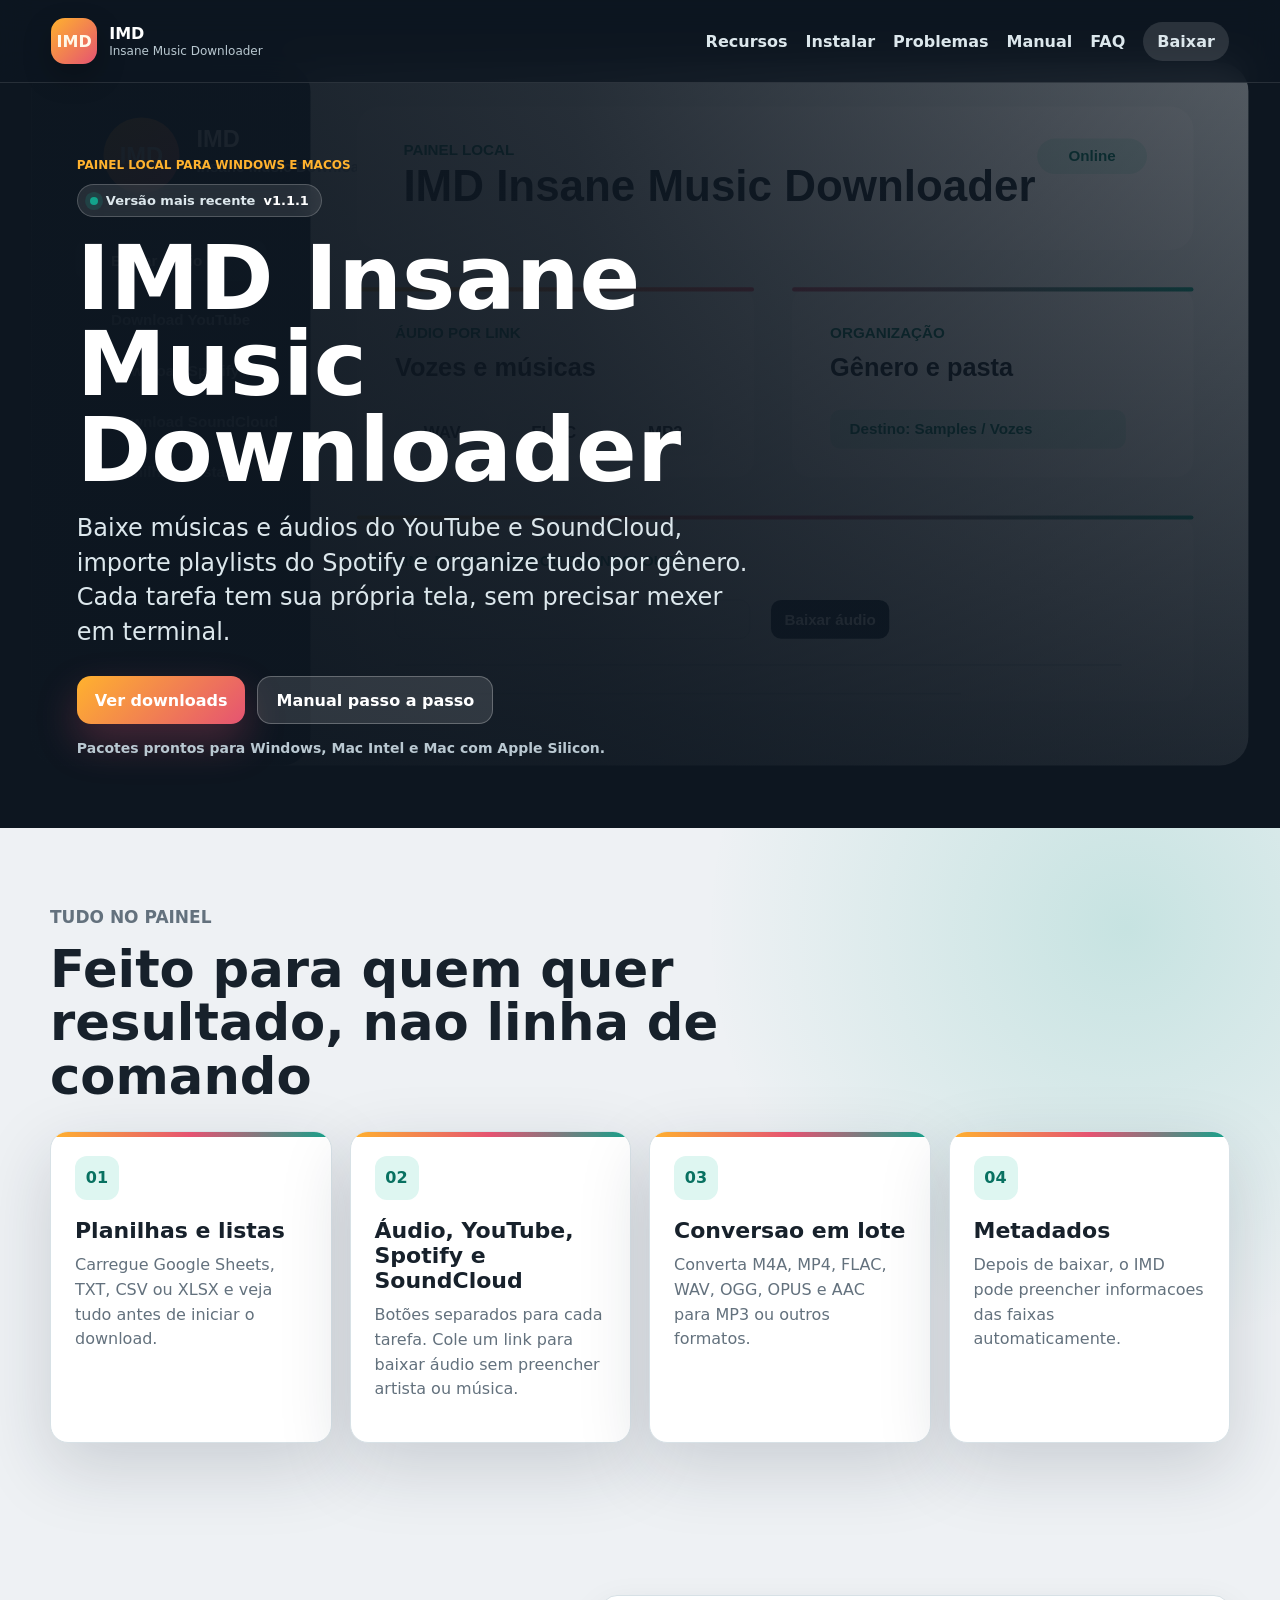
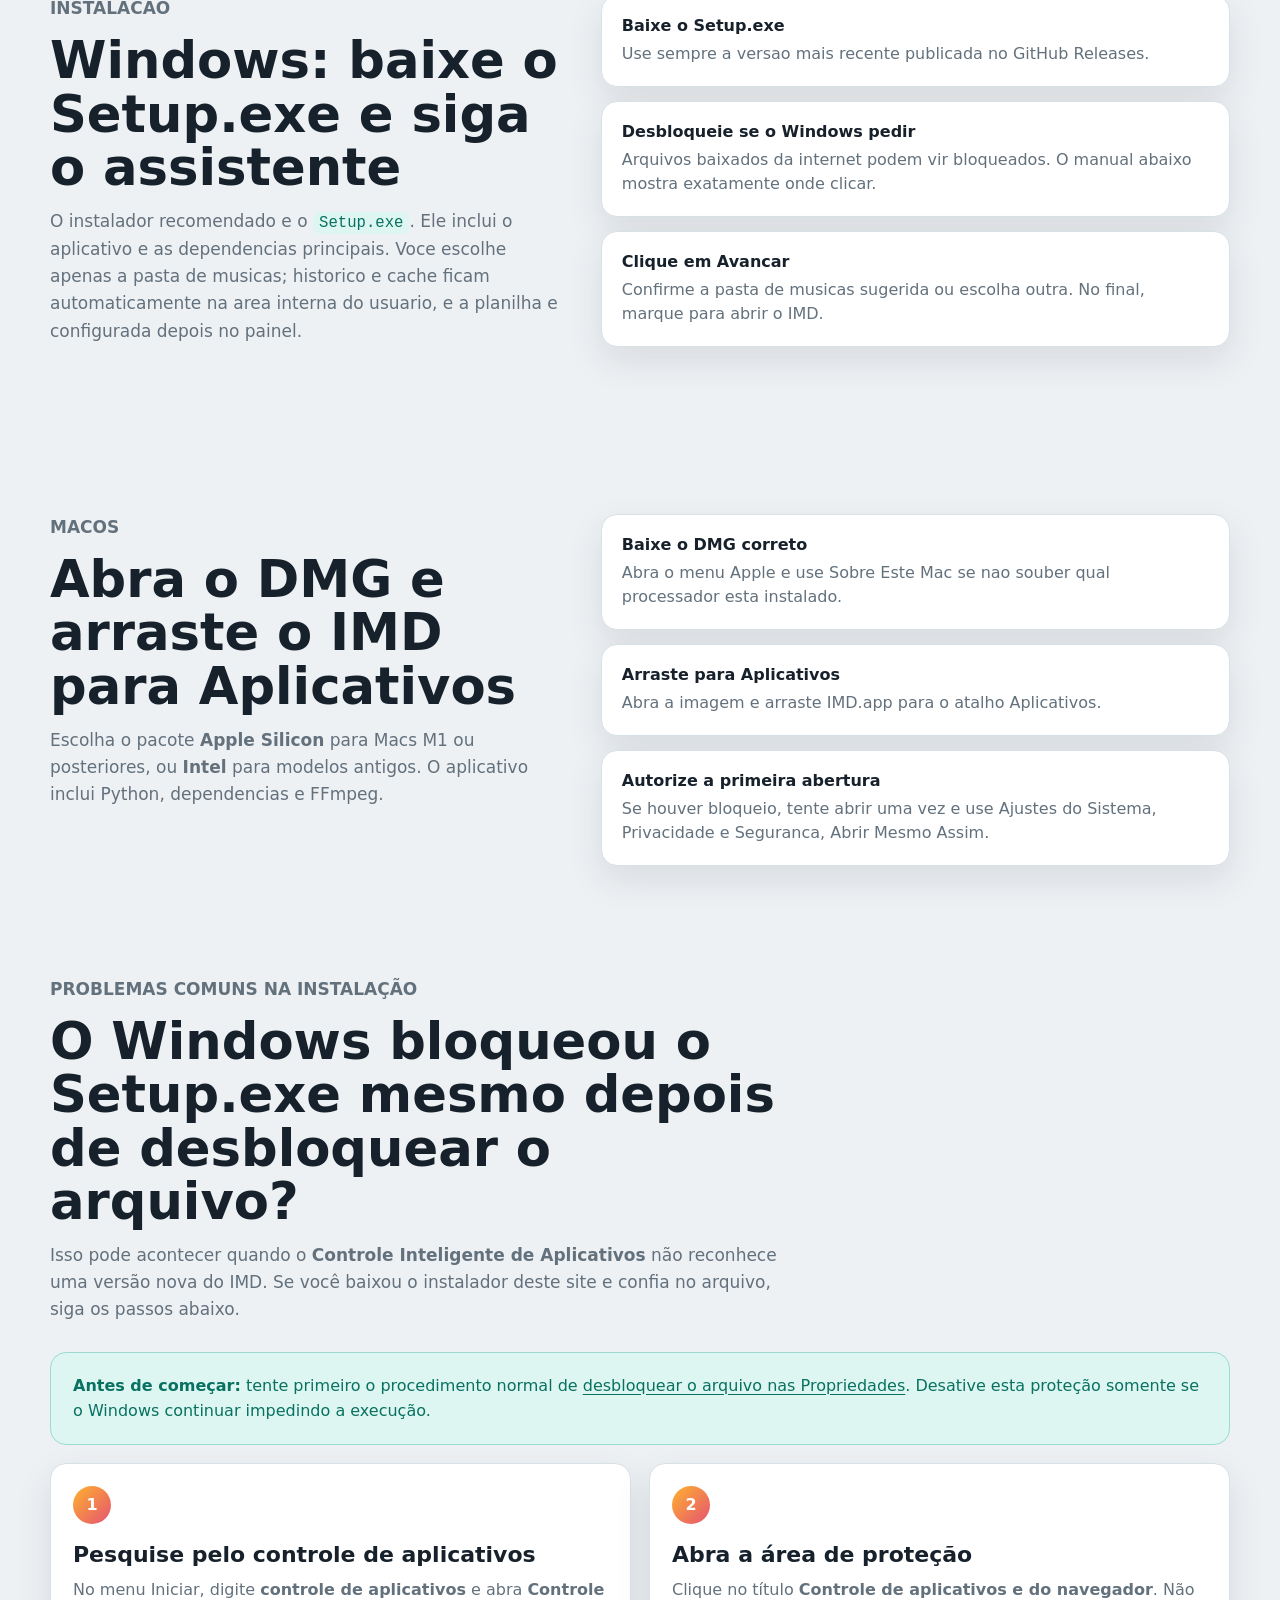
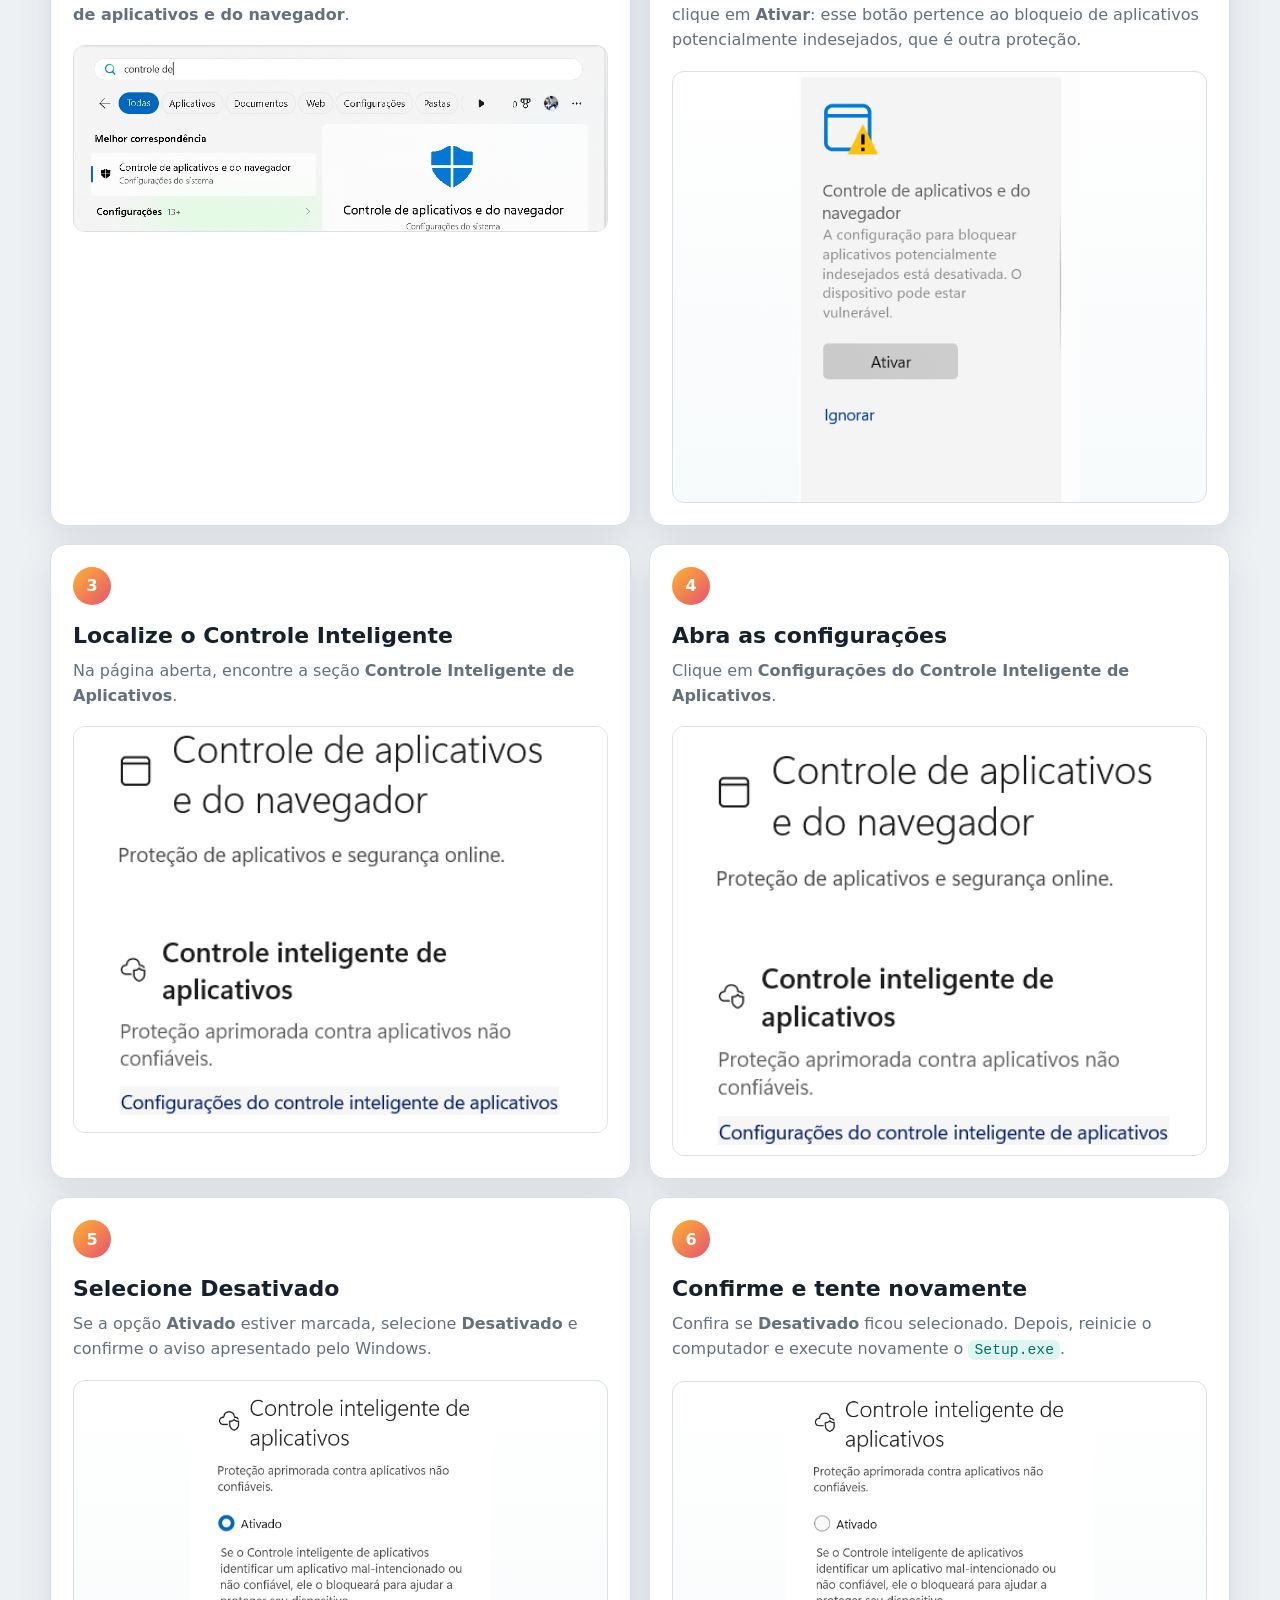
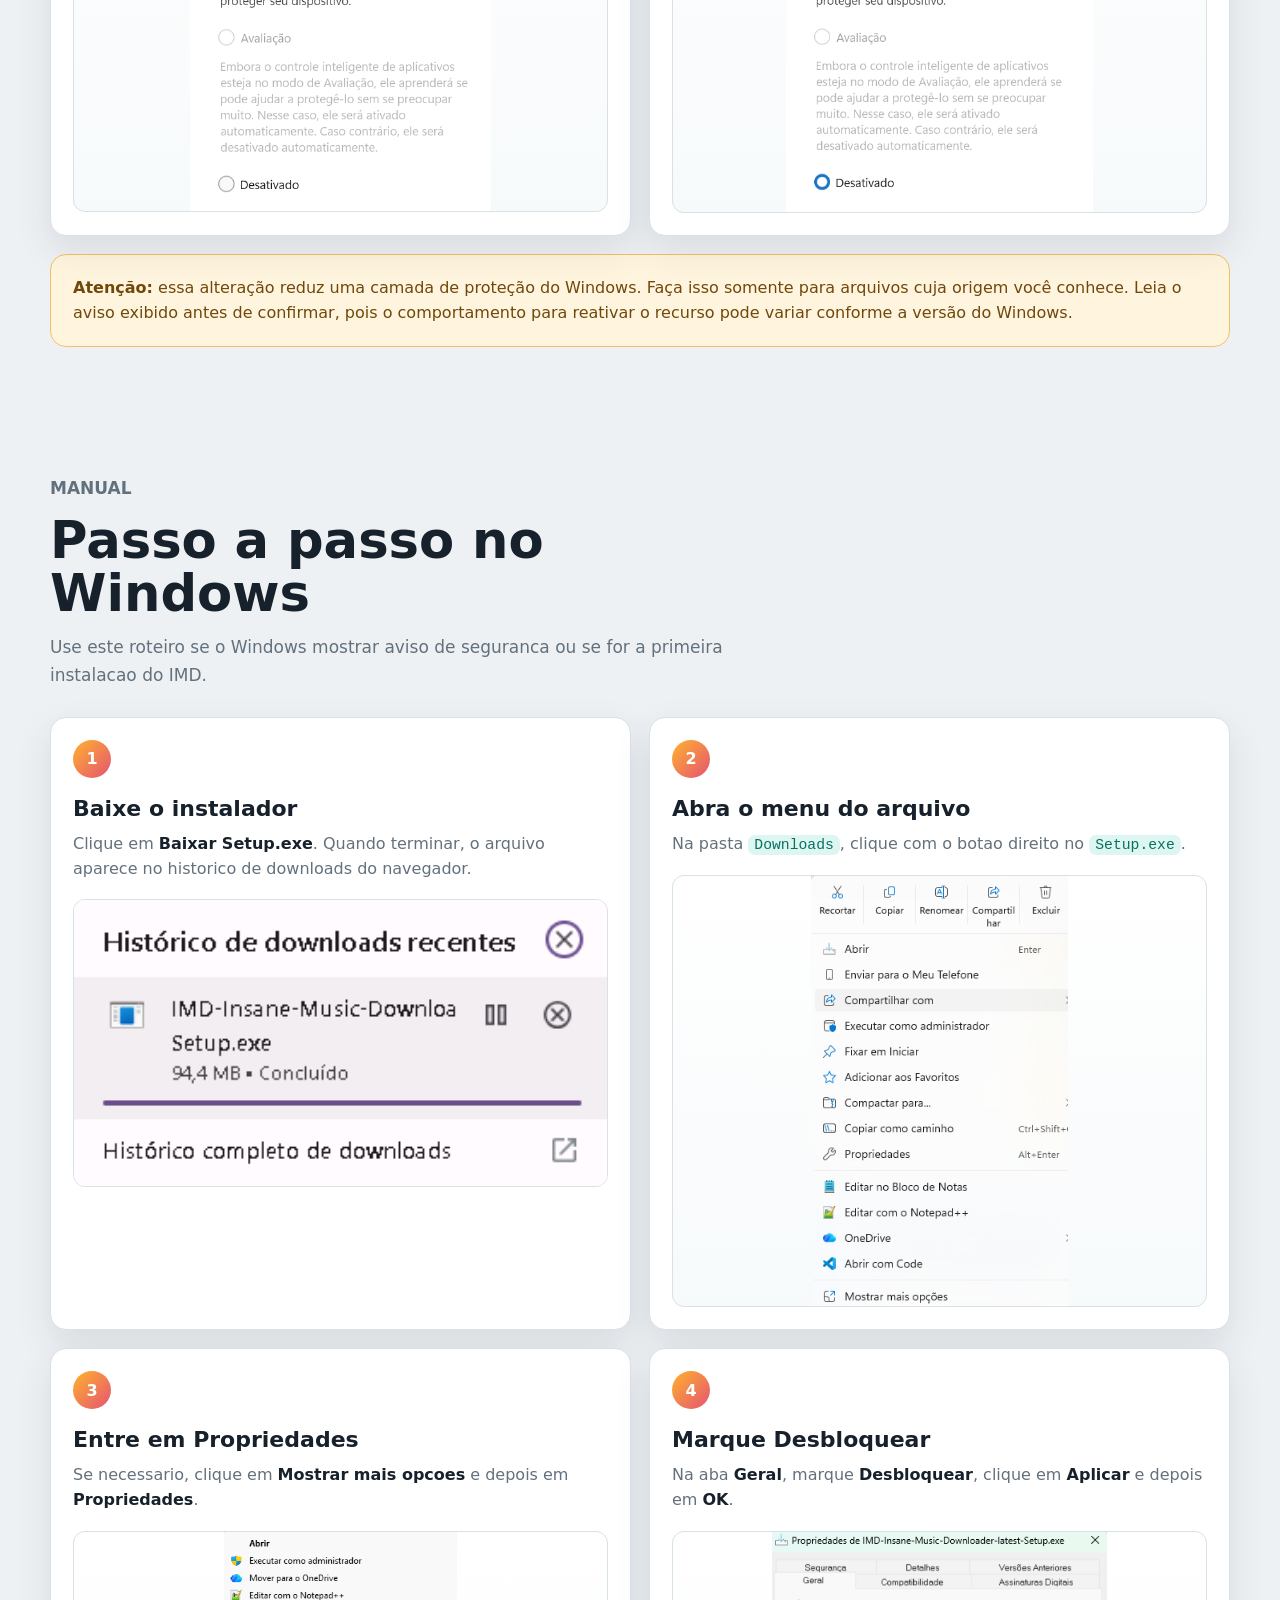
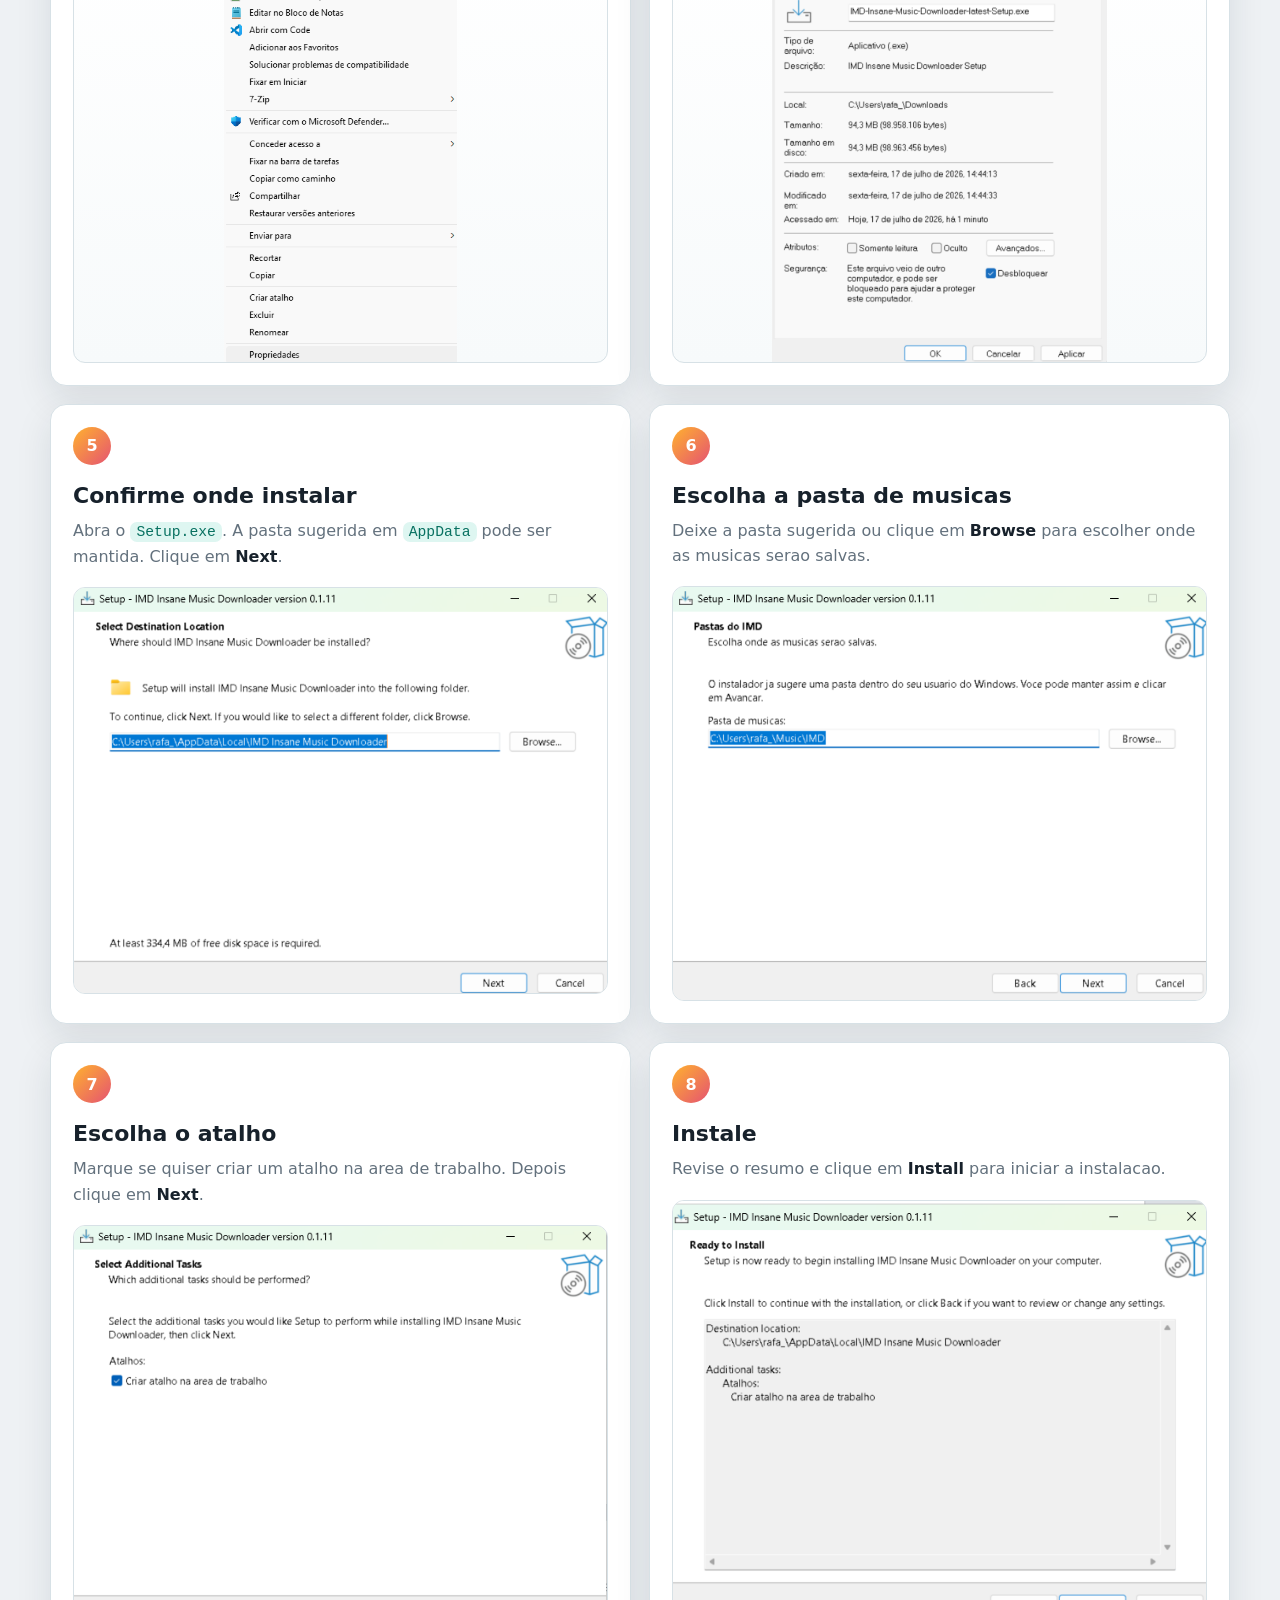
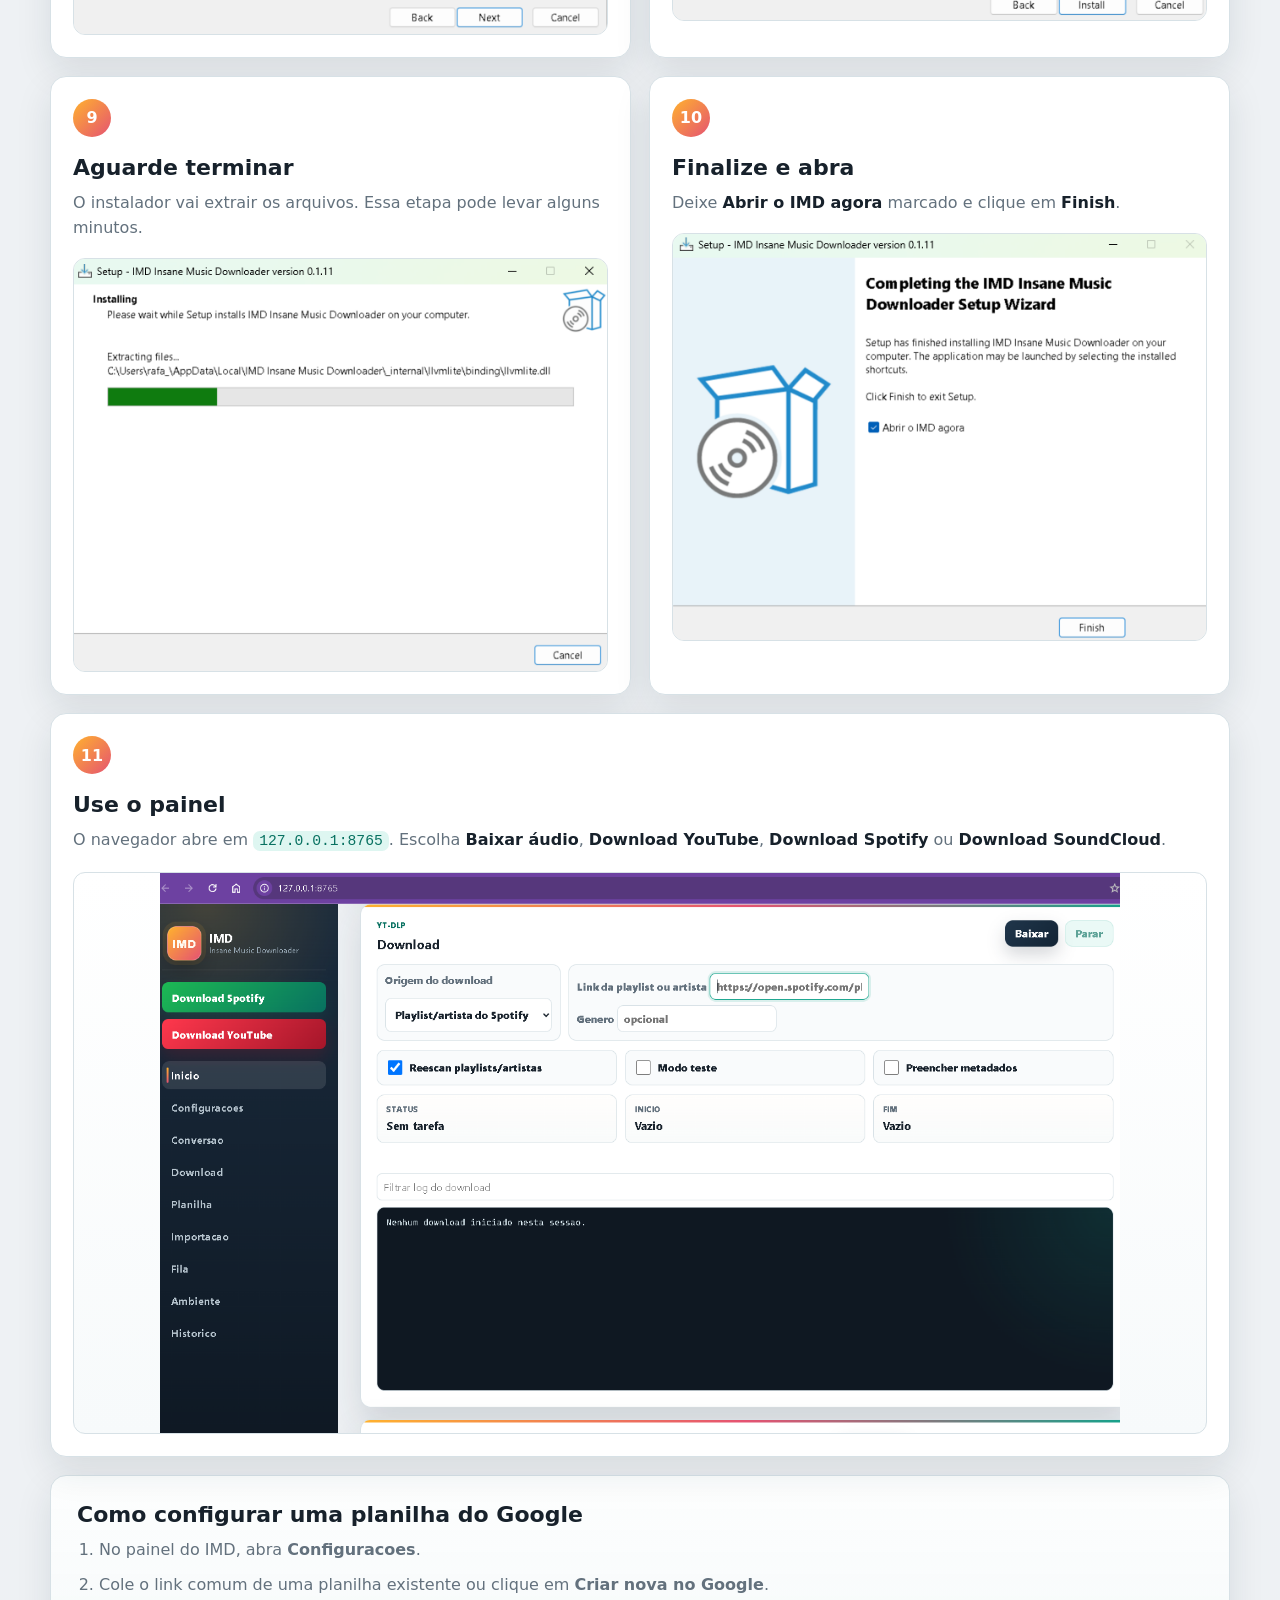
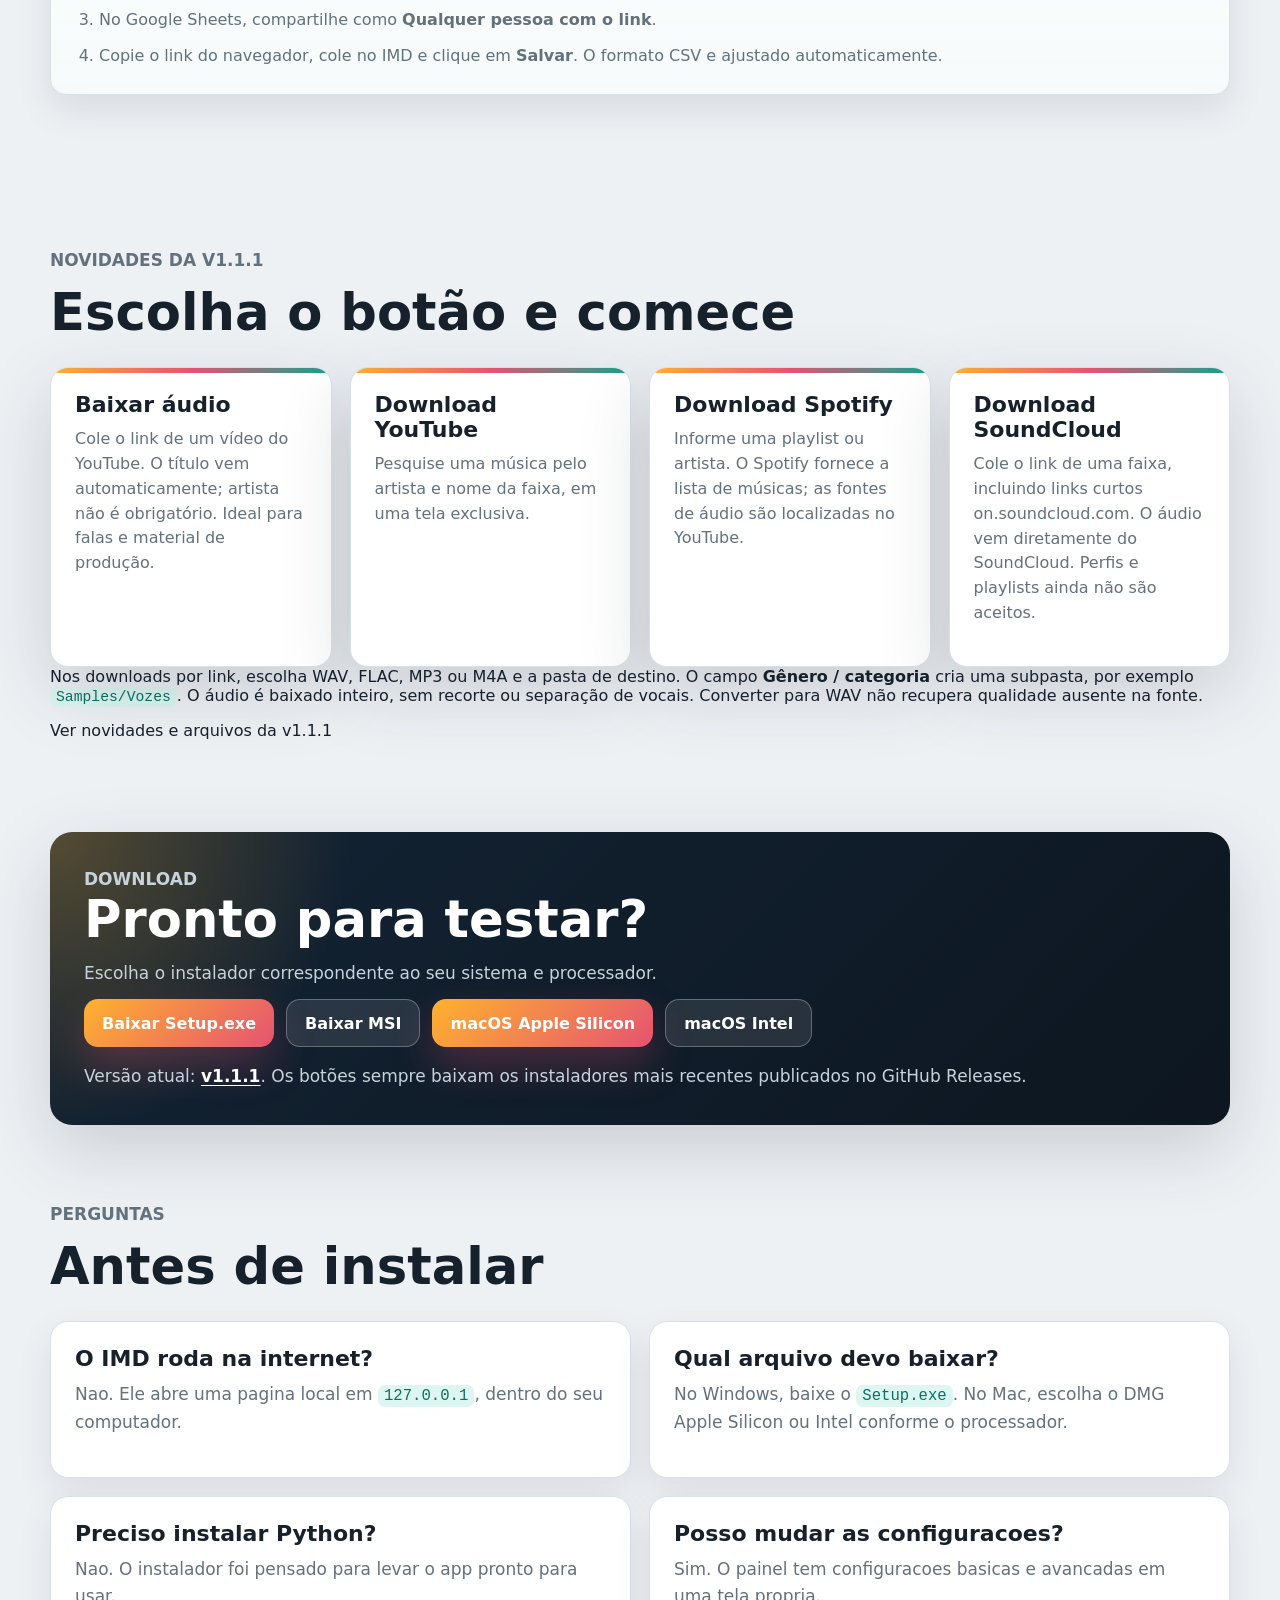
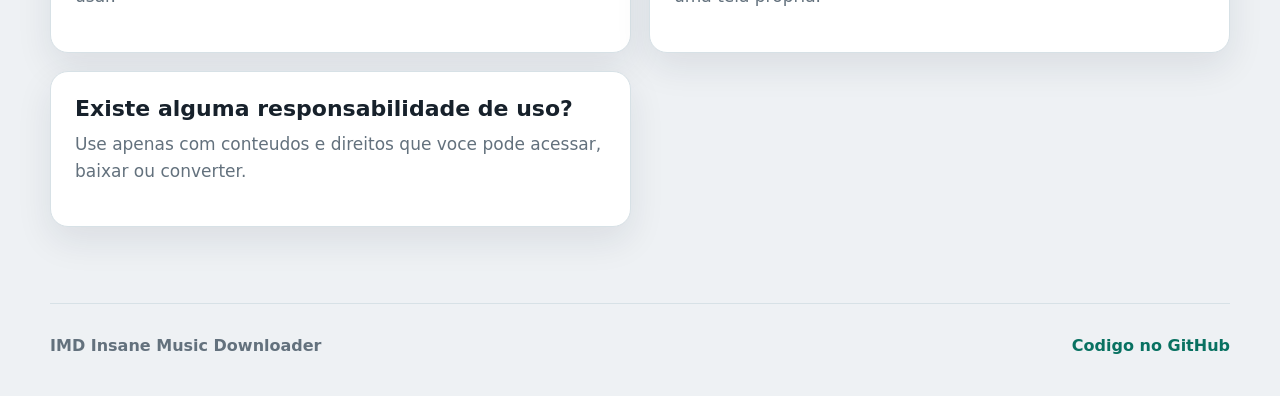
<file: docs/index.html>
<!doctype html>
<html lang="pt-BR">
  <head>
    <meta charset="utf-8" />
    <meta name="viewport" content="width=device-width, initial-scale=1" />
    <meta name="description" content="IMD Insane Music Downloader: YouTube, Spotify e SoundCloud em um painel local para baixar áudios, vozes e músicas e organizar por gênero." />
    <meta property="og:title" content="IMD Insane Music Downloader" />
    <meta property="og:description" content="Um instalador simples para abrir um painel local de download, conversao e organizacao de musicas." />
    <meta property="og:type" content="website" />
    <meta property="og:image" content="/assets/panel-preview.svg" />
    <title>IMD Insane Music Downloader</title>
    <link rel="stylesheet" href="styles.css" />
    <script src="site.js" defer></script>
  </head>
  <body>
    <header class="site-header">
      <a class="brand" href="#top" aria-label="IMD Insane Music Downloader">
        <span class="brand-mark">IMD</span>
        <span>
          <strong>IMD</strong>
          <small>Insane Music Downloader</small>
        </span>
      </a>
      <nav class="nav-links" aria-label="Navegacao">
        <a href="#features">Recursos</a>
        <a href="#install">Instalar</a>
        <a href="#problems">Problemas</a>
        <a href="#manual">Manual</a>
        <a href="#faq">FAQ</a>
        <a class="nav-cta" href="#download">Baixar</a>
      </nav>
    </header>

    <main id="top">
      <section class="hero">
        <img class="hero-image" src="assets/panel-preview.svg" alt="Preview do painel local do IMD" />
        <div class="hero-overlay"></div>
        <div class="hero-content">
          <p class="eyebrow">Painel local para Windows e macOS</p>
          <a class="version-pill" href="https://github.com/rafabios/imd/releases/latest" aria-label="Abrir a versão mais recente no GitHub">
            <span class="version-dot" aria-hidden="true"></span>
            <span>Versão mais recente</span>
            <strong data-latest-version>v1.1.1</strong>
          </a>
          <h1>IMD Insane Music Downloader</h1>
          <p class="hero-copy">
            Baixe músicas e áudios do YouTube e SoundCloud, importe playlists do Spotify e organize tudo por gênero. Cada tarefa tem sua própria tela, sem precisar mexer em terminal.
          </p>
          <div class="hero-actions">
            <a class="primary-button" href="#download">Ver downloads</a>
            <a class="secondary-button" href="#manual">Manual passo a passo</a>
          </div>
          <p class="hero-note">Pacotes prontos para Windows, Mac Intel e Mac com Apple Silicon.</p>
        </div>
      </section>

      <section id="features" class="section">
        <div class="section-heading">
          <p class="eyebrow">Tudo no painel</p>
          <h2>Feito para quem quer resultado, nao linha de comando</h2>
        </div>
        <div class="feature-grid">
          <article class="feature-card">
            <span class="feature-icon">01</span>
            <h3>Planilhas e listas</h3>
            <p>Carregue Google Sheets, TXT, CSV ou XLSX e veja tudo antes de iniciar o download.</p>
          </article>
          <article class="feature-card">
            <span class="feature-icon">02</span>
            <h3>Áudio, YouTube, Spotify e SoundCloud</h3>
            <p>Botões separados para cada tarefa. Cole um link para baixar áudio sem preencher artista ou música.</p>
          </article>
          <article class="feature-card">
            <span class="feature-icon">03</span>
            <h3>Conversao em lote</h3>
            <p>Converta M4A, MP4, FLAC, WAV, OGG, OPUS e AAC para MP3 ou outros formatos.</p>
          </article>
          <article class="feature-card">
            <span class="feature-icon">04</span>
            <h3>Metadados</h3>
            <p>Depois de baixar, o IMD pode preencher informacoes das faixas automaticamente.</p>
          </article>
        </div>
      </section>

      <section id="install" class="section install-section">
        <div class="install-copy">
          <p class="eyebrow">Instalacao</p>
          <h2>Windows: baixe o Setup.exe e siga o assistente</h2>
          <p>
            O instalador recomendado e o <code>Setup.exe</code>. Ele inclui o aplicativo e as dependencias principais. Voce escolhe apenas a pasta de musicas; historico e cache ficam automaticamente na area interna do usuario, e a planilha e configurada depois no painel.
          </p>
        </div>
        <ol class="step-list">
          <li>
            <strong>Baixe o Setup.exe</strong>
            <span>Use sempre a versao mais recente publicada no GitHub Releases.</span>
          </li>
          <li>
            <strong>Desbloqueie se o Windows pedir</strong>
            <span>Arquivos baixados da internet podem vir bloqueados. O manual abaixo mostra exatamente onde clicar.</span>
          </li>
          <li>
            <strong>Clique em Avancar</strong>
            <span>Confirme a pasta de musicas sugerida ou escolha outra. No final, marque para abrir o IMD.</span>
          </li>
        </ol>
      </section>

      <section id="install-macos" class="section install-section">
        <div class="install-copy">
          <p class="eyebrow">macOS</p>
          <h2>Abra o DMG e arraste o IMD para Aplicativos</h2>
          <p>
            Escolha o pacote <strong>Apple Silicon</strong> para Macs M1 ou posteriores, ou <strong>Intel</strong> para modelos antigos. O aplicativo inclui Python, dependencias e FFmpeg.
          </p>
        </div>
        <ol class="step-list">
          <li>
            <strong>Baixe o DMG correto</strong>
            <span>Abra o menu Apple e use Sobre Este Mac se nao souber qual processador esta instalado.</span>
          </li>
          <li>
            <strong>Arraste para Aplicativos</strong>
            <span>Abra a imagem e arraste IMD.app para o atalho Aplicativos.</span>
          </li>
          <li>
            <strong>Autorize a primeira abertura</strong>
            <span>Se houver bloqueio, tente abrir uma vez e use Ajustes do Sistema, Privacidade e Seguranca, Abrir Mesmo Assim.</span>
          </li>
        </ol>
      </section>

      <section id="problems" class="section troubleshooting-section">
        <div class="section-heading">
          <p class="eyebrow">Problemas comuns na instalação</p>
          <h2>O Windows bloqueou o Setup.exe mesmo depois de desbloquear o arquivo?</h2>
          <p>
            Isso pode acontecer quando o <strong>Controle Inteligente de Aplicativos</strong> não reconhece uma versão nova do IMD. Se você baixou o instalador deste site e confia no arquivo, siga os passos abaixo.
          </p>
        </div>

        <div class="troubleshooting-note">
          <strong>Antes de começar:</strong>
          tente primeiro o procedimento normal de <a href="#manual">desbloquear o arquivo nas Propriedades</a>. Desative esta proteção somente se o Windows continuar impedindo a execução.
        </div>

        <ol class="troubleshooting-grid">
          <li class="troubleshooting-card">
            <span class="manual-number">1</span>
            <h3>Pesquise pelo controle de aplicativos</h3>
            <p>No menu Iniciar, digite <strong>controle de aplicativos</strong> e abra <strong>Controle de aplicativos e do navegador</strong>.</p>
            <figure class="manual-shot troubleshooting-shot">
              <img src="assets/5-w.png" alt="Pesquisa do Windows mostrando Controle de aplicativos e do navegador" loading="lazy" />
            </figure>
          </li>
          <li class="troubleshooting-card">
            <span class="manual-number">2</span>
            <h3>Abra a área de proteção</h3>
            <p>Clique no título <strong>Controle de aplicativos e do navegador</strong>. Não clique em <strong>Ativar</strong>: esse botão pertence ao bloqueio de aplicativos potencialmente indesejados, que é outra proteção.</p>
            <figure class="manual-shot troubleshooting-shot">
              <img src="assets/6-w.png" alt="Cartão Controle de aplicativos e do navegador na Segurança do Windows" loading="lazy" />
            </figure>
          </li>
          <li class="troubleshooting-card">
            <span class="manual-number">3</span>
            <h3>Localize o Controle Inteligente</h3>
            <p>Na página aberta, encontre a seção <strong>Controle Inteligente de Aplicativos</strong>.</p>
            <figure class="manual-shot troubleshooting-shot">
              <img src="assets/4-w.png" alt="Seção Controle Inteligente de Aplicativos na Segurança do Windows" loading="lazy" />
            </figure>
          </li>
          <li class="troubleshooting-card">
            <span class="manual-number">4</span>
            <h3>Abra as configurações</h3>
            <p>Clique em <strong>Configurações do Controle Inteligente de Aplicativos</strong>.</p>
            <figure class="manual-shot troubleshooting-shot">
              <img src="assets/3-w.png" alt="Link Configurações do Controle Inteligente de Aplicativos" loading="lazy" />
            </figure>
          </li>
          <li class="troubleshooting-card">
            <span class="manual-number">5</span>
            <h3>Selecione Desativado</h3>
            <p>Se a opção <strong>Ativado</strong> estiver marcada, selecione <strong>Desativado</strong> e confirme o aviso apresentado pelo Windows.</p>
            <figure class="manual-shot troubleshooting-shot">
              <img src="assets/2-w.png" alt="Controle Inteligente de Aplicativos com a opção Ativado selecionada" loading="lazy" />
            </figure>
          </li>
          <li class="troubleshooting-card">
            <span class="manual-number">6</span>
            <h3>Confirme e tente novamente</h3>
            <p>Confira se <strong>Desativado</strong> ficou selecionado. Depois, reinicie o computador e execute novamente o <code>Setup.exe</code>.</p>
            <figure class="manual-shot troubleshooting-shot">
              <img src="assets/1-w.png" alt="Controle Inteligente de Aplicativos com a opção Desativado selecionada" loading="lazy" />
            </figure>
          </li>
        </ol>

        <aside class="security-warning">
          <strong>Atenção:</strong>
          essa alteração reduz uma camada de proteção do Windows. Faça isso somente para arquivos cuja origem você conhece. Leia o aviso exibido antes de confirmar, pois o comportamento para reativar o recurso pode variar conforme a versão do Windows.
        </aside>
      </section>

      <section id="manual" class="section manual-section">
        <div class="section-heading">
          <p class="eyebrow">Manual</p>
          <h2>Passo a passo no Windows</h2>
          <p>Use este roteiro se o Windows mostrar aviso de seguranca ou se for a primeira instalacao do IMD.</p>
        </div>

        <div class="manual-grid">
          <article class="manual-card">
            <span class="manual-number">1</span>
            <h3>Baixe o instalador</h3>
            <p>Clique em <strong>Baixar Setup.exe</strong>. Quando terminar, o arquivo aparece no historico de downloads do navegador.</p>
            <figure class="manual-shot">
              <img src="assets/1.png" alt="Download do instalador Setup.exe concluido no navegador" loading="lazy" />
            </figure>
          </article>
          <article class="manual-card">
            <span class="manual-number">2</span>
            <h3>Abra o menu do arquivo</h3>
            <p>Na pasta <code>Downloads</code>, clique com o botao direito no <code>Setup.exe</code>.</p>
            <figure class="manual-shot">
              <img src="assets/2.png" alt="Menu de contexto do Windows apos clicar com o botao direito no instalador" loading="lazy" />
            </figure>
          </article>
          <article class="manual-card">
            <span class="manual-number">3</span>
            <h3>Entre em Propriedades</h3>
            <p>Se necessario, clique em <strong>Mostrar mais opcoes</strong> e depois em <strong>Propriedades</strong>.</p>
            <figure class="manual-shot">
              <img src="assets/3.png" alt="Menu classico do Windows com a opcao Propriedades" loading="lazy" />
            </figure>
          </article>
          <article class="manual-card">
            <span class="manual-number">4</span>
            <h3>Marque Desbloquear</h3>
            <p>Na aba <strong>Geral</strong>, marque <strong>Desbloquear</strong>, clique em <strong>Aplicar</strong> e depois em <strong>OK</strong>.</p>
            <figure class="manual-shot">
              <img src="assets/4.png" alt="Janela de propriedades do Setup.exe com a opcao Desbloquear marcada" loading="lazy" />
            </figure>
          </article>
          <article class="manual-card">
            <span class="manual-number">5</span>
            <h3>Confirme onde instalar</h3>
            <p>Abra o <code>Setup.exe</code>. A pasta sugerida em <code>AppData</code> pode ser mantida. Clique em <strong>Next</strong>.</p>
            <figure class="manual-shot">
              <img src="assets/5.png" alt="Tela do instalador para escolher a pasta de instalacao" loading="lazy" />
            </figure>
          </article>
          <article class="manual-card">
            <span class="manual-number">6</span>
            <h3>Escolha a pasta de musicas</h3>
            <p>Deixe a pasta sugerida ou clique em <strong>Browse</strong> para escolher onde as musicas serao salvas.</p>
            <figure class="manual-shot">
              <img src="assets/6.png" alt="Tela Pastas do IMD para escolher a pasta de musicas" loading="lazy" />
            </figure>
          </article>
          <article class="manual-card">
            <span class="manual-number">7</span>
            <h3>Escolha o atalho</h3>
            <p>Marque se quiser criar um atalho na area de trabalho. Depois clique em <strong>Next</strong>.</p>
            <figure class="manual-shot">
              <img src="assets/9.png" alt="Tela de tarefas adicionais para criar atalho na area de trabalho" loading="lazy" />
            </figure>
          </article>
          <article class="manual-card">
            <span class="manual-number">8</span>
            <h3>Instale</h3>
            <p>Revise o resumo e clique em <strong>Install</strong> para iniciar a instalacao.</p>
            <figure class="manual-shot">
              <img src="assets/10.png" alt="Tela Ready to Install do instalador do IMD" loading="lazy" />
            </figure>
          </article>
          <article class="manual-card">
            <span class="manual-number">9</span>
            <h3>Aguarde terminar</h3>
            <p>O instalador vai extrair os arquivos. Essa etapa pode levar alguns minutos.</p>
            <figure class="manual-shot">
              <img src="assets/11.png" alt="Barra de progresso da instalacao do IMD" loading="lazy" />
            </figure>
          </article>
          <article class="manual-card">
            <span class="manual-number">10</span>
            <h3>Finalize e abra</h3>
            <p>Deixe <strong>Abrir o IMD agora</strong> marcado e clique em <strong>Finish</strong>.</p>
            <figure class="manual-shot">
              <img src="assets/12.png" alt="Tela final do instalador com a opcao Abrir o IMD agora" loading="lazy" />
            </figure>
          </article>
          <article class="manual-card manual-card-wide">
            <span class="manual-number">11</span>
            <h3>Use o painel</h3>
            <p>O navegador abre em <code>127.0.0.1:8765</code>. Escolha <strong>Baixar áudio</strong>, <strong>Download YouTube</strong>, <strong>Download Spotify</strong> ou <strong>Download SoundCloud</strong>.</p>
            <figure class="manual-shot">
              <img src="assets/13.png" alt="Painel local do IMD aberto no navegador com opcoes de download" loading="lazy" />
            </figure>
          </article>
        </div>

        <div class="help-panel">
          <h3>Como configurar uma planilha do Google</h3>
          <ol>
            <li>No painel do IMD, abra <strong>Configuracoes</strong>.</li>
            <li>Cole o link comum de uma planilha existente ou clique em <strong>Criar nova no Google</strong>.</li>
            <li>No Google Sheets, compartilhe como <strong>Qualquer pessoa com o link</strong>.</li>
            <li>Copie o link do navegador, cole no IMD e clique em <strong>Salvar</strong>. O formato CSV e ajustado automaticamente.</li>
          </ol>
        </div>
      </section>

      <section id="audio-guide" class="section">
        <div class="section-heading">
          <p class="eyebrow">Novidades da v1.1.1</p>
          <h2>Escolha o botão e comece</h2>
        </div>
        <div class="feature-grid">
          <article class="feature-card"><h3>Baixar áudio</h3><p>Cole o link de um vídeo do YouTube. O título vem automaticamente; artista não é obrigatório. Ideal para falas e material de produção.</p></article>
          <article class="feature-card"><h3>Download YouTube</h3><p>Pesquise uma música pelo artista e nome da faixa, em uma tela exclusiva.</p></article>
          <article class="feature-card"><h3>Download Spotify</h3><p>Informe uma playlist ou artista. O Spotify fornece a lista de músicas; as fontes de áudio são localizadas no YouTube.</p></article>
          <article class="feature-card"><h3>Download SoundCloud</h3><p>Cole o link de uma faixa, incluindo links curtos on.soundcloud.com. O áudio vem diretamente do SoundCloud. Perfis e playlists ainda não são aceitos.</p></article>
        </div>
        <p>Nos downloads por link, escolha WAV, FLAC, MP3 ou M4A e a pasta de destino. O campo <strong>Gênero / categoria</strong> cria uma subpasta, por exemplo <code>Samples/Vozes</code>. O áudio é baixado inteiro, sem recorte ou separação de vocais. Converter para WAV não recupera qualidade ausente na fonte.</p>
        <p><a href="https://github.com/rafabios/imd/releases/tag/v1.1.1">Ver novidades e arquivos da v1.1.1</a></p>
      </section>

      <section id="download" class="section release-band">
        <div>
          <p class="eyebrow">Download</p>
          <h2>Pronto para testar?</h2>
          <p>Escolha o instalador correspondente ao seu sistema e processador.</p>
        </div>
        <div class="download-actions">
          <a
            class="primary-button"
            href="https://github.com/rafabios/imd/releases/latest/download/IMD-Insane-Music-Downloader-latest-Setup.exe"
          >
            Baixar Setup.exe
          </a>
          <a
            class="secondary-button light-button"
            href="https://github.com/rafabios/imd/releases/latest/download/IMD-Insane-Music-Downloader-latest.msi"
          >
            Baixar MSI
          </a>
          <a
            class="primary-button"
            href="https://github.com/rafabios/imd/releases/latest/download/IMD-Insane-Music-Downloader-latest-macOS-Apple-Silicon.dmg"
          >
            macOS Apple Silicon
          </a>
          <a
            class="secondary-button light-button"
            href="https://github.com/rafabios/imd/releases/latest/download/IMD-Insane-Music-Downloader-latest-macOS-Intel.dmg"
          >
            macOS Intel
          </a>
        </div>
        <p class="download-placeholder">
          Versão atual: <a href="https://github.com/rafabios/imd/releases/latest"><strong data-latest-version>v1.1.1</strong></a>. Os botões sempre baixam os instaladores mais recentes publicados no GitHub Releases.
        </p>
      </section>

      <section id="faq" class="section faq-section">
        <div class="section-heading">
          <p class="eyebrow">Perguntas</p>
          <h2>Antes de instalar</h2>
        </div>
        <div class="faq-grid">
          <article>
            <h3>O IMD roda na internet?</h3>
            <p>Nao. Ele abre uma pagina local em <code>127.0.0.1</code>, dentro do seu computador.</p>
          </article>
          <article>
            <h3>Qual arquivo devo baixar?</h3>
            <p>No Windows, baixe o <code>Setup.exe</code>. No Mac, escolha o DMG Apple Silicon ou Intel conforme o processador.</p>
          </article>
          <article>
            <h3>Preciso instalar Python?</h3>
            <p>Nao. O instalador foi pensado para levar o app pronto para usar.</p>
          </article>
          <article>
            <h3>Posso mudar as configuracoes?</h3>
            <p>Sim. O painel tem configuracoes basicas e avancadas em uma tela propria.</p>
          </article>
          <article>
            <h3>Existe alguma responsabilidade de uso?</h3>
            <p>Use apenas com conteudos e direitos que voce pode acessar, baixar ou converter.</p>
          </article>
        </div>
      </section>
    </main>

    <footer class="site-footer">
      <span>IMD Insane Music Downloader</span>
      <a href="https://github.com/rafabios/imd">Codigo no GitHub</a>
    </footer>
  </body>
</html>
</file>
<file: docs/styles.css>
:root {
  color-scheme: light;
  --bg: #eef1f4;
  --surface: #ffffff;
  --surface-strong: #f7fafb;
  --text: #17212b;
  --muted: #63717d;
  --line: #d7e1e6;
  --accent: #13a38b;
  --accent-strong: #087161;
  --accent-soft: #def6f1;
  --gold: #ffb22e;
  --hot: #e55372;
  --ink: #132435;
  --shadow: 0 24px 70px rgba(22, 36, 51, 0.17);
}

* {
  box-sizing: border-box;
}

html {
  scroll-behavior: smooth;
}

body {
  margin: 0;
  background:
    radial-gradient(circle at 10% 0%, rgba(255, 178, 46, 0.2), transparent 320px),
    radial-gradient(circle at 88% 8%, rgba(19, 163, 139, 0.18), transparent 420px),
    var(--bg);
  color: var(--text);
  font-family: Inter, ui-sans-serif, system-ui, -apple-system, BlinkMacSystemFont, "Segoe UI", sans-serif;
}

a {
  color: inherit;
  text-decoration: none;
}

code {
  padding: 2px 6px;
  border-radius: 7px;
  background: var(--accent-soft);
  color: var(--accent-strong);
  font-family: "Cascadia Mono", Consolas, monospace;
  font-size: 0.92em;
  overflow-wrap: anywhere;
  word-break: break-word;
}

.site-header {
  position: fixed;
  top: 0;
  left: 0;
  right: 0;
  z-index: 10;
  display: flex;
  justify-content: space-between;
  gap: 20px;
  align-items: center;
  padding: 18px clamp(18px, 4vw, 56px);
  background: rgba(13, 22, 32, 0.78);
  border-bottom: 1px solid rgba(255, 255, 255, 0.11);
  color: #ffffff;
  backdrop-filter: blur(16px);
}

.brand {
  display: flex;
  gap: 12px;
  align-items: center;
}

.brand-mark {
  display: grid;
  place-items: center;
  width: 46px;
  height: 46px;
  border-radius: 14px;
  background: linear-gradient(135deg, var(--gold), var(--hot));
  box-shadow: 0 12px 28px rgba(0, 0, 0, 0.26);
  color: #fff8ea;
  font-weight: 900;
}

.brand strong,
.brand small {
  display: block;
}

.brand small {
  margin-top: 1px;
  color: #b9c8d1;
  font-size: 12px;
}

.nav-links {
  display: flex;
  gap: 18px;
  align-items: center;
  color: #dce7ec;
  font-weight: 750;
}

.nav-cta {
  padding: 10px 14px;
  border-radius: 999px;
  background: rgba(255, 255, 255, 0.12);
}

.hero {
  position: relative;
  display: grid;
  align-items: end;
  min-height: 92vh;
  overflow: hidden;
  padding: 136px clamp(22px, 6vw, 92px) 72px;
  background: #0d1620;
}

.hero-image {
  position: absolute;
  inset: 0;
  width: 100%;
  height: 100%;
  object-fit: cover;
  opacity: 0.66;
}

.hero-overlay {
  position: absolute;
  inset: 0;
  background:
    linear-gradient(90deg, rgba(13, 22, 32, 0.94) 0%, rgba(13, 22, 32, 0.78) 45%, rgba(13, 22, 32, 0.36) 100%),
    linear-gradient(180deg, rgba(13, 22, 32, 0.2) 0%, rgba(13, 22, 32, 0.86) 100%);
}

.hero-content {
  position: relative;
  max-width: 790px;
  color: #ffffff;
}

.version-pill {
  display: inline-flex;
  gap: 8px;
  align-items: center;
  margin: 0 0 18px;
  padding: 8px 12px;
  border: 1px solid rgba(255, 255, 255, 0.2);
  border-radius: 999px;
  background: rgba(255, 255, 255, 0.1);
  color: #dce7ec;
  font-size: 13px;
  font-weight: 750;
  backdrop-filter: blur(10px);
}

.version-pill strong {
  color: #ffffff;
}

.version-dot {
  width: 8px;
  height: 8px;
  border-radius: 999px;
  background: var(--accent);
  box-shadow: 0 0 0 5px rgba(19, 163, 139, 0.18);
}

.eyebrow {
  margin: 0 0 12px;
  color: var(--gold);
  font-size: 12px;
  font-weight: 900;
  letter-spacing: 0;
  text-transform: uppercase;
}

h1,
h2,
h3,
p {
  margin-top: 0;
}

h1 {
  margin-bottom: 18px;
  font-size: clamp(44px, 7vw, 92px);
  line-height: 0.96;
  letter-spacing: 0;
}

h2 {
  margin-bottom: 14px;
  font-size: clamp(30px, 4vw, 52px);
  line-height: 1.04;
  letter-spacing: 0;
}

h3 {
  margin-bottom: 10px;
  font-size: 22px;
}

.hero-copy {
  max-width: 690px;
  margin-bottom: 26px;
  color: #dce7ec;
  font-size: clamp(18px, 2.2vw, 24px);
  line-height: 1.45;
}

.hero-actions,
.release-band {
  display: flex;
  gap: 12px;
  flex-wrap: wrap;
  align-items: center;
}

.primary-button,
.secondary-button {
  display: inline-flex;
  min-height: 48px;
  align-items: center;
  justify-content: center;
  border-radius: 14px;
  padding: 0 18px;
  font-weight: 900;
}

.primary-button {
  background: linear-gradient(135deg, var(--gold), var(--hot));
  color: #ffffff;
  box-shadow: 0 18px 40px rgba(229, 83, 114, 0.28);
}

.secondary-button {
  border: 1px solid rgba(255, 255, 255, 0.26);
  background: rgba(255, 255, 255, 0.12);
  color: #ffffff;
}

.light-button {
  border-color: rgba(255, 255, 255, 0.28);
  background: rgba(255, 255, 255, 0.1);
  color: #ffffff;
}

.hero-note {
  margin: 16px 0 0;
  color: #b9c8d1;
  font-size: 14px;
  font-weight: 700;
}

.section {
  width: min(1180px, calc(100% - 36px));
  margin: 0 auto;
  padding: 76px 0;
}

.section-heading {
  max-width: 760px;
  margin-bottom: 28px;
}

.section-heading p,
.install-copy p,
.release-band p,
.faq-grid p {
  color: var(--muted);
  font-size: 17px;
  line-height: 1.6;
}

.feature-grid,
.faq-grid {
  display: grid;
  grid-template-columns: repeat(4, minmax(0, 1fr));
  gap: 18px;
}

.feature-card,
.faq-grid article {
  position: relative;
  overflow: hidden;
  min-height: 230px;
  padding: 24px;
  border: 1px solid var(--line);
  border-radius: 18px;
  background: var(--surface);
  box-shadow: var(--shadow);
}

.feature-card::before {
  content: "";
  position: absolute;
  inset: 0 0 auto;
  height: 5px;
  background: linear-gradient(90deg, var(--gold), var(--hot), var(--accent));
}

.feature-icon {
  display: inline-grid;
  place-items: center;
  width: 44px;
  height: 44px;
  margin-bottom: 18px;
  border-radius: 12px;
  background: var(--accent-soft);
  color: var(--accent-strong);
  font-weight: 900;
}

.feature-card p {
  color: var(--muted);
  line-height: 1.55;
}

.install-section {
  display: grid;
  grid-template-columns: minmax(0, 0.9fr) minmax(320px, 1.1fr);
  gap: 36px;
  align-items: start;
}

.step-list {
  display: grid;
  gap: 14px;
  padding: 0;
  margin: 0;
  list-style: none;
}

.step-list li {
  display: grid;
  gap: 7px;
  padding: 20px;
  border: 1px solid var(--line);
  border-radius: 16px;
  background: #ffffff;
  box-shadow: 0 14px 36px rgba(22, 36, 51, 0.1);
}

.step-list span {
  color: var(--muted);
  line-height: 1.5;
}

.manual-section {
  padding-top: 34px;
}

.troubleshooting-section {
  padding-top: 34px;
}

.troubleshooting-note,
.security-warning {
  margin-bottom: 18px;
  padding: 20px 22px;
  border-radius: 16px;
  line-height: 1.6;
}

.troubleshooting-note {
  border: 1px solid #9bdacf;
  background: var(--accent-soft);
  color: var(--accent-strong);
}

.troubleshooting-note a {
  text-decoration: underline;
  text-underline-offset: 3px;
}

.troubleshooting-grid {
  display: grid;
  grid-template-columns: repeat(2, minmax(0, 1fr));
  gap: 18px;
  padding: 0;
  margin: 0;
  list-style: none;
}

.troubleshooting-card {
  min-width: 0;
  padding: 22px;
  border: 1px solid var(--line);
  border-radius: 16px;
  background: #ffffff;
  box-shadow: 0 14px 36px rgba(22, 36, 51, 0.1);
}

.troubleshooting-card p {
  color: var(--muted);
  line-height: 1.58;
}

.troubleshooting-shot img {
  max-height: 480px;
}

.security-warning {
  margin-top: 18px;
  border: 1px solid #f3c165;
  background: #fff5df;
  color: #70480a;
}

.manual-grid {
  display: grid;
  grid-template-columns: repeat(2, minmax(0, 1fr));
  gap: 18px;
}

.manual-card,
.help-panel {
  min-width: 0;
  border: 1px solid var(--line);
  border-radius: 16px;
  background: #ffffff;
  box-shadow: 0 14px 36px rgba(22, 36, 51, 0.1);
}

.manual-card {
  padding: 22px;
}

.manual-card-wide {
  grid-column: 1 / -1;
}

.manual-number {
  display: inline-grid;
  place-items: center;
  width: 38px;
  height: 38px;
  margin-bottom: 18px;
  border-radius: 999px;
  background: linear-gradient(135deg, var(--gold), var(--hot));
  color: #ffffff;
  font-weight: 900;
}

.manual-card p,
.help-panel li {
  color: var(--muted);
  line-height: 1.58;
}

.manual-card strong {
  color: var(--text);
}

.manual-shot {
  display: grid;
  place-items: center;
  margin: 18px 0 0;
  overflow: hidden;
  border: 1px solid var(--line);
  border-radius: 12px;
  background:
    linear-gradient(180deg, #ffffff, #f7fafb);
}

.manual-shot img {
  display: block;
  width: 100%;
  max-height: 430px;
  object-fit: contain;
}

.manual-card-wide .manual-shot img {
  max-height: 560px;
}

.help-panel {
  margin-top: 18px;
  padding: 26px;
  background:
    linear-gradient(180deg, rgba(255, 255, 255, 0.92), rgba(247, 250, 251, 0.96)),
    var(--accent-soft);
}

.help-panel ol {
  display: grid;
  gap: 10px;
  padding-left: 22px;
  margin: 0;
}

.download-actions {
  display: flex;
  gap: 12px;
  flex-wrap: wrap;
}

.release-band {
  justify-content: space-between;
  padding: 34px;
  border-radius: 22px;
  background:
    radial-gradient(circle at 0% 0%, rgba(255, 178, 46, 0.28), transparent 300px),
    linear-gradient(135deg, var(--ink), #0d1620);
  color: #ffffff;
  box-shadow: var(--shadow);
}

.release-band p {
  margin-bottom: 0;
  color: #c6d3da;
}

.download-placeholder {
  flex-basis: 100%;
  margin-top: 4px;
  font-size: 13px;
}

.download-placeholder code {
  background: rgba(255, 255, 255, 0.12);
  color: #fff8ea;
}

.download-placeholder a {
  color: #ffffff;
  text-decoration: underline;
  text-underline-offset: 3px;
}

.faq-grid {
  grid-template-columns: repeat(2, minmax(0, 1fr));
}

.faq-grid article {
  min-height: 0;
  box-shadow: 0 14px 36px rgba(22, 36, 51, 0.09);
}

.site-footer {
  display: flex;
  justify-content: space-between;
  gap: 18px;
  width: min(1180px, calc(100% - 36px));
  margin: 0 auto;
  padding: 32px 0 46px;
  border-top: 1px solid var(--line);
  color: var(--muted);
  font-weight: 750;
}

.site-footer a {
  color: var(--accent-strong);
}

@media (max-width: 980px) {
  .site-header {
    position: absolute;
    align-items: flex-start;
  }

  .nav-links {
    display: none;
  }

  .hero {
    min-height: 88vh;
    padding-top: 128px;
  }

  .feature-grid,
  .faq-grid,
  .install-section,
  .manual-grid,
  .troubleshooting-grid {
    grid-template-columns: 1fr;
  }

  .manual-card-wide {
    grid-column: auto;
  }
}

@media (max-width: 640px) {
  .brand small {
    display: none;
  }

  .hero {
    min-height: 86vh;
    padding: 116px 18px 52px;
  }

  .hero-actions a,
  .release-band a,
  .download-actions {
    width: 100%;
  }

  .section {
    width: min(100% - 28px, 1180px);
    padding: 52px 0;
  }

  .feature-card {
    min-height: 0;
  }

  .release-band,
  .site-footer {
    display: grid;
  }
}
</file>
